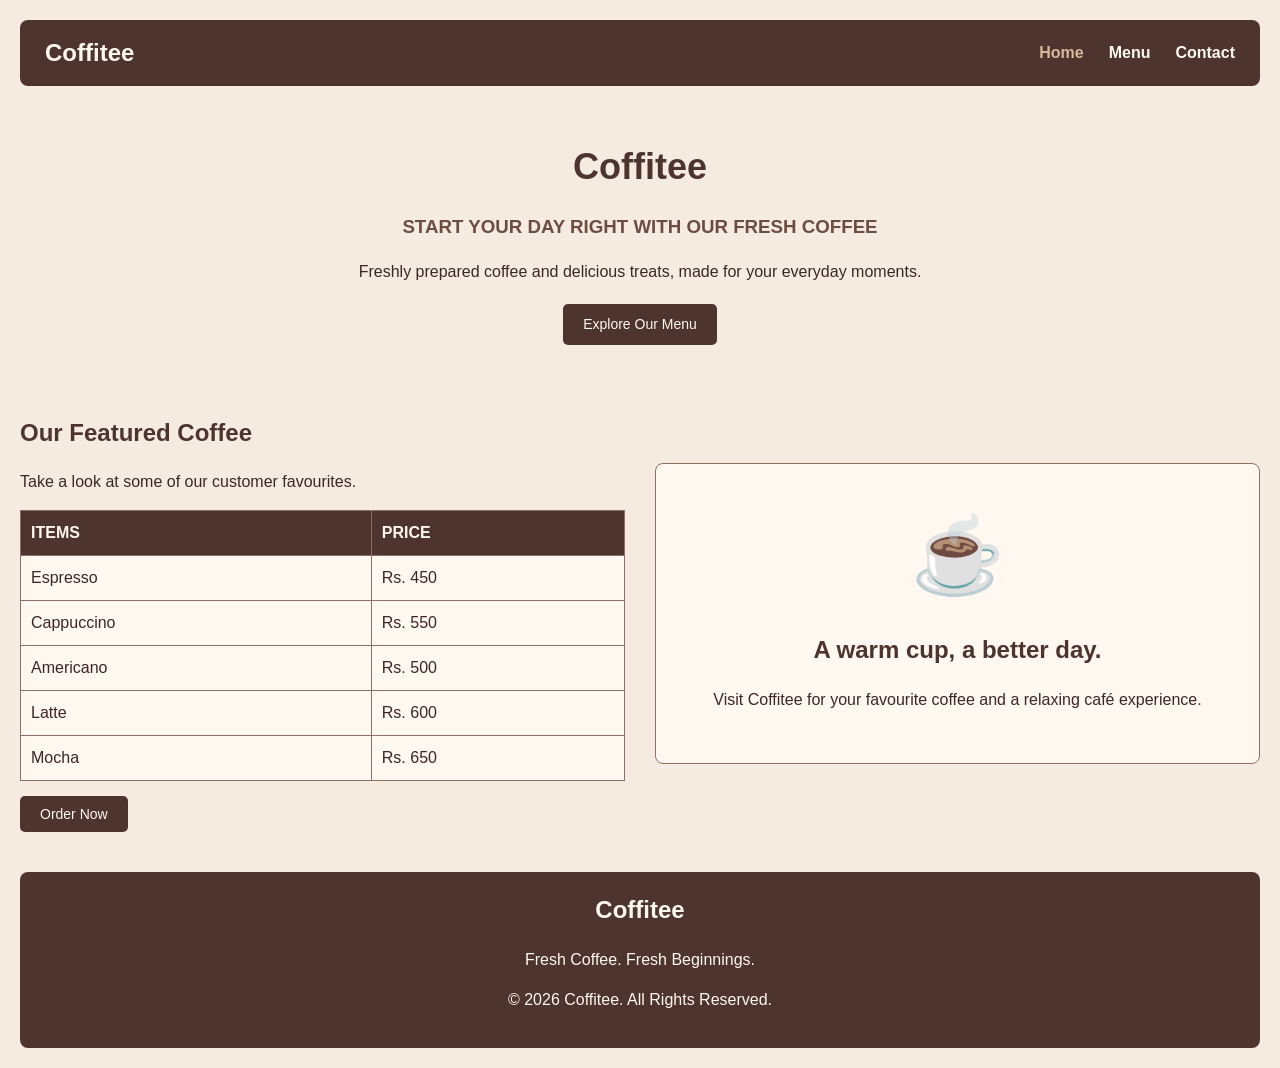
<file: index.html>
<!DOCTYPE html>
<html lang="en">
<head>
    <meta charset="UTF-8">
    <meta name="viewport" content="width=device-width, initial-scale=1.0">
    <title>Home | Coffitee</title>
    <link rel="stylesheet" href="style.css">
</head>
<body>
    <nav class="navbar">
        <h2>Coffitee</h2>
        <div class="nav-links">
            <a href="index.html" class="active">Home</a>
            <a href="menu.html">Menu</a>
            <a href="contact.html">Contact</a>
        </div>
    </nav>

    <header class="hero">
        <h1>Coffitee</h1>
        <h3>START YOUR DAY RIGHT WITH OUR FRESH COFFEE</h3>
        <p>Freshly prepared coffee and delicious treats, made for your everyday moments.</p>
        <a class="button-link" href="menu.html">Explore Our Menu</a>
    </header>

    <main>
        <section class="home-content">
            <div>
                <h2>Our Featured Coffee</h2>
                <p>Take a look at some of our customer favourites.</p>
                <table class="menu-table">
                    <tr><th>ITEMS</th><th>PRICE</th></tr>
                    <tr><td>Espresso</td><td>Rs. 450</td></tr>
                    <tr><td>Cappuccino</td><td>Rs. 550</td></tr>
                    <tr><td>Americano</td><td>Rs. 500</td></tr>
                    <tr><td>Latte</td><td>Rs. 600</td></tr>
                    <tr><td>Mocha</td><td>Rs. 650</td></tr>
                </table>
                <button type="button" onclick="placeOrder('Featured Coffee')">Order Now</button>
            </div>
            <div class="feature-panel">
                <span class="coffee-icon">☕</span>
                <h2>A warm cup, a better day.</h2>
                <p>Visit Coffitee for your favourite coffee and a relaxing café experience.</p>
            </div>
        </section>
    </main>

    <footer class="footer">
        <h2>Coffitee</h2>
        <p>Fresh Coffee. Fresh Beginnings.</p>
        <p>© 2026 Coffitee. All Rights Reserved.</p>
    </footer>

    <script src="script.js"></script>
</body>
</html>
</file>
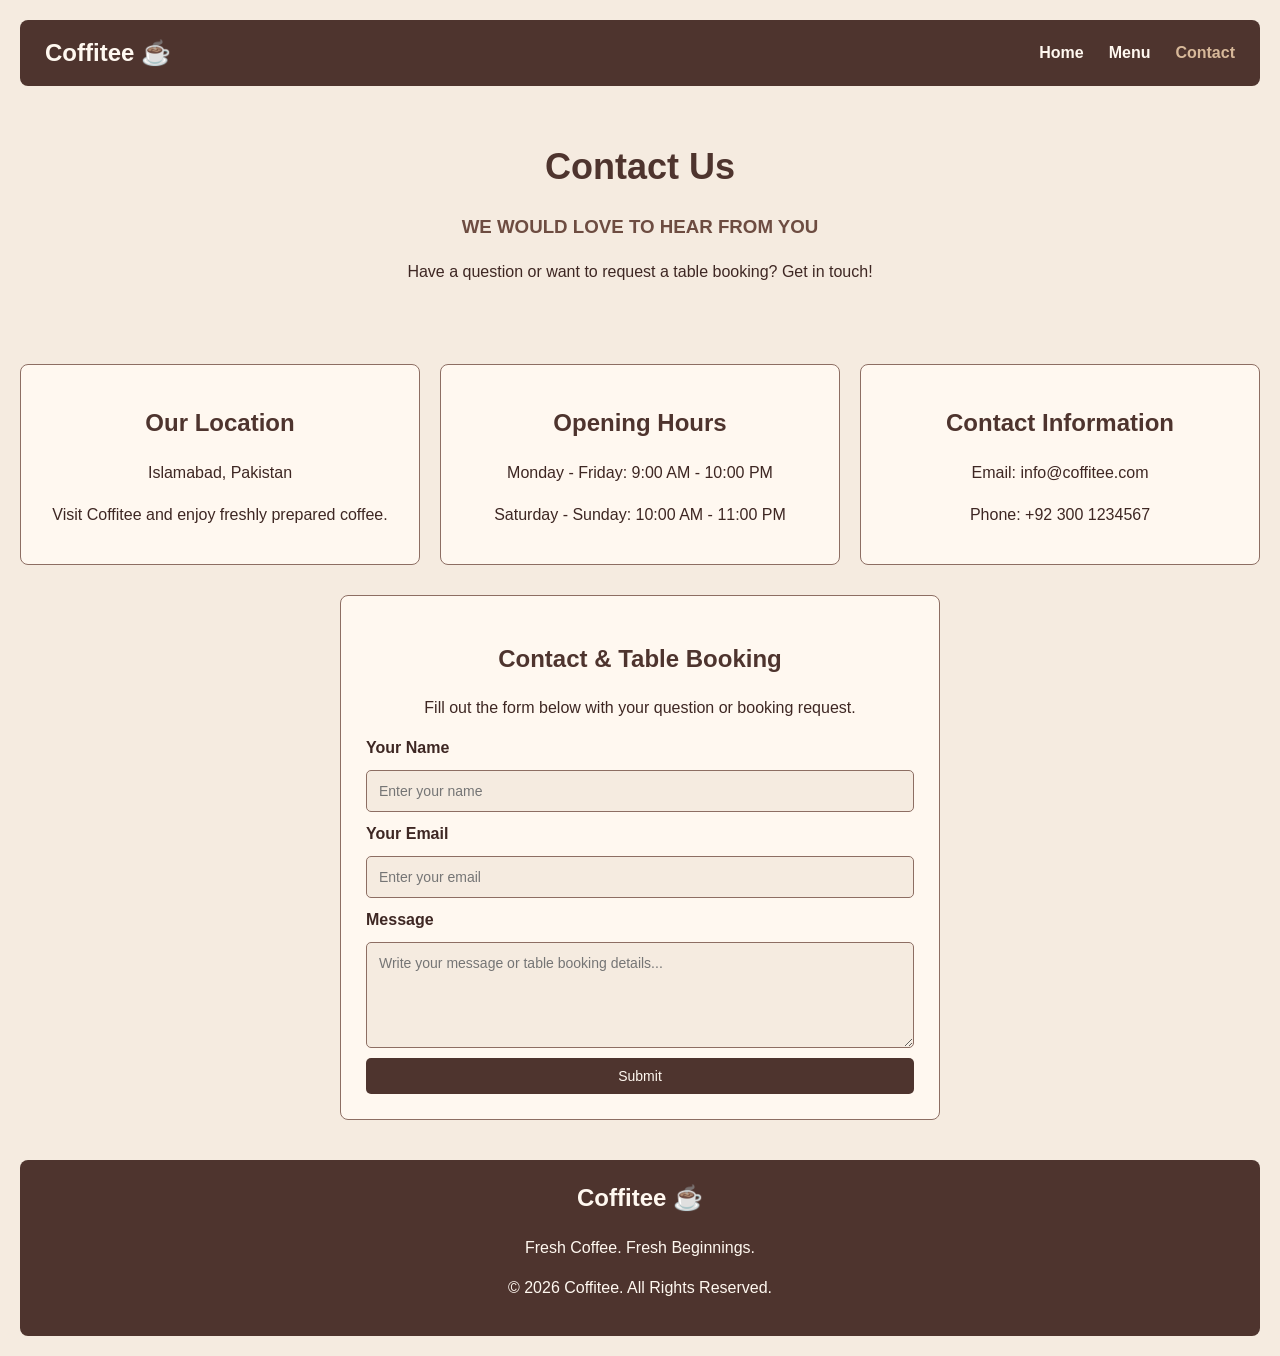
<file: contact.html>
<!DOCTYPE html>
<html lang="en">
<head>
    <meta charset="UTF-8">
    <meta name="viewport" content="width=device-width, initial-scale=1.0">
    <title>Contact | Coffitee</title>
    <link rel="stylesheet" href="style.css">
</head>
<body>
    <nav class="navbar">
        <h2>Coffitee ☕</h2>
        <div class="nav-links">
            <a href="index.html">Home</a>
            <a href="menu.html">Menu</a>
            <a href="contact.html" class="active">Contact</a>
        </div>
    </nav>

    <header class="page-heading">
        <h1>Contact Us</h1>
        <h3>WE WOULD LOVE TO HEAR FROM YOU</h3>
        <p>Have a question or want to request a table booking? Get in touch!</p>
    </header>

    <main>
        <section class="contact-info">
            <article class="info-card">
                <h2>Our Location</h2>
                <p>Islamabad, Pakistan</p>
                <p>Visit Coffitee and enjoy freshly prepared coffee.</p>
            </article>
            <article class="info-card">
                <h2>Opening Hours</h2>
                <p>Monday - Friday: 9:00 AM - 10:00 PM</p>
                <p>Saturday - Sunday: 10:00 AM - 11:00 PM</p>
            </article>
            <article class="info-card">
                <h2>Contact Information</h2>
                <p>Email: info@coffitee.com</p>
                <p>Phone: +92 300 1234567</p>
            </article>
        </section>

        <section class="contact-form-section">
            <h2>Contact & Table Booking</h2>
            <p>Fill out the form below with your question or booking request.</p>
            <form id="contactForm">
                <label for="name">Your Name</label>
                <input type="text" id="name" name="name" placeholder="Enter your name" required>

                <label for="email">Your Email</label>
                <input type="email" id="email" name="email" placeholder="Enter your email" required>

                <label for="message">Message</label>
                <textarea id="message" name="message" rows="5" placeholder="Write your message or table booking details..." required></textarea>

                <button type="submit">Submit</button>
            </form>
        </section>
    </main>

    <footer class="footer">
        <h2>Coffitee ☕</h2>
        <p>Fresh Coffee. Fresh Beginnings.</p>
        <p>© 2026 Coffitee. All Rights Reserved.</p>
    </footer>

    <script src="script.js"></script>
</body>
</html>
</file>
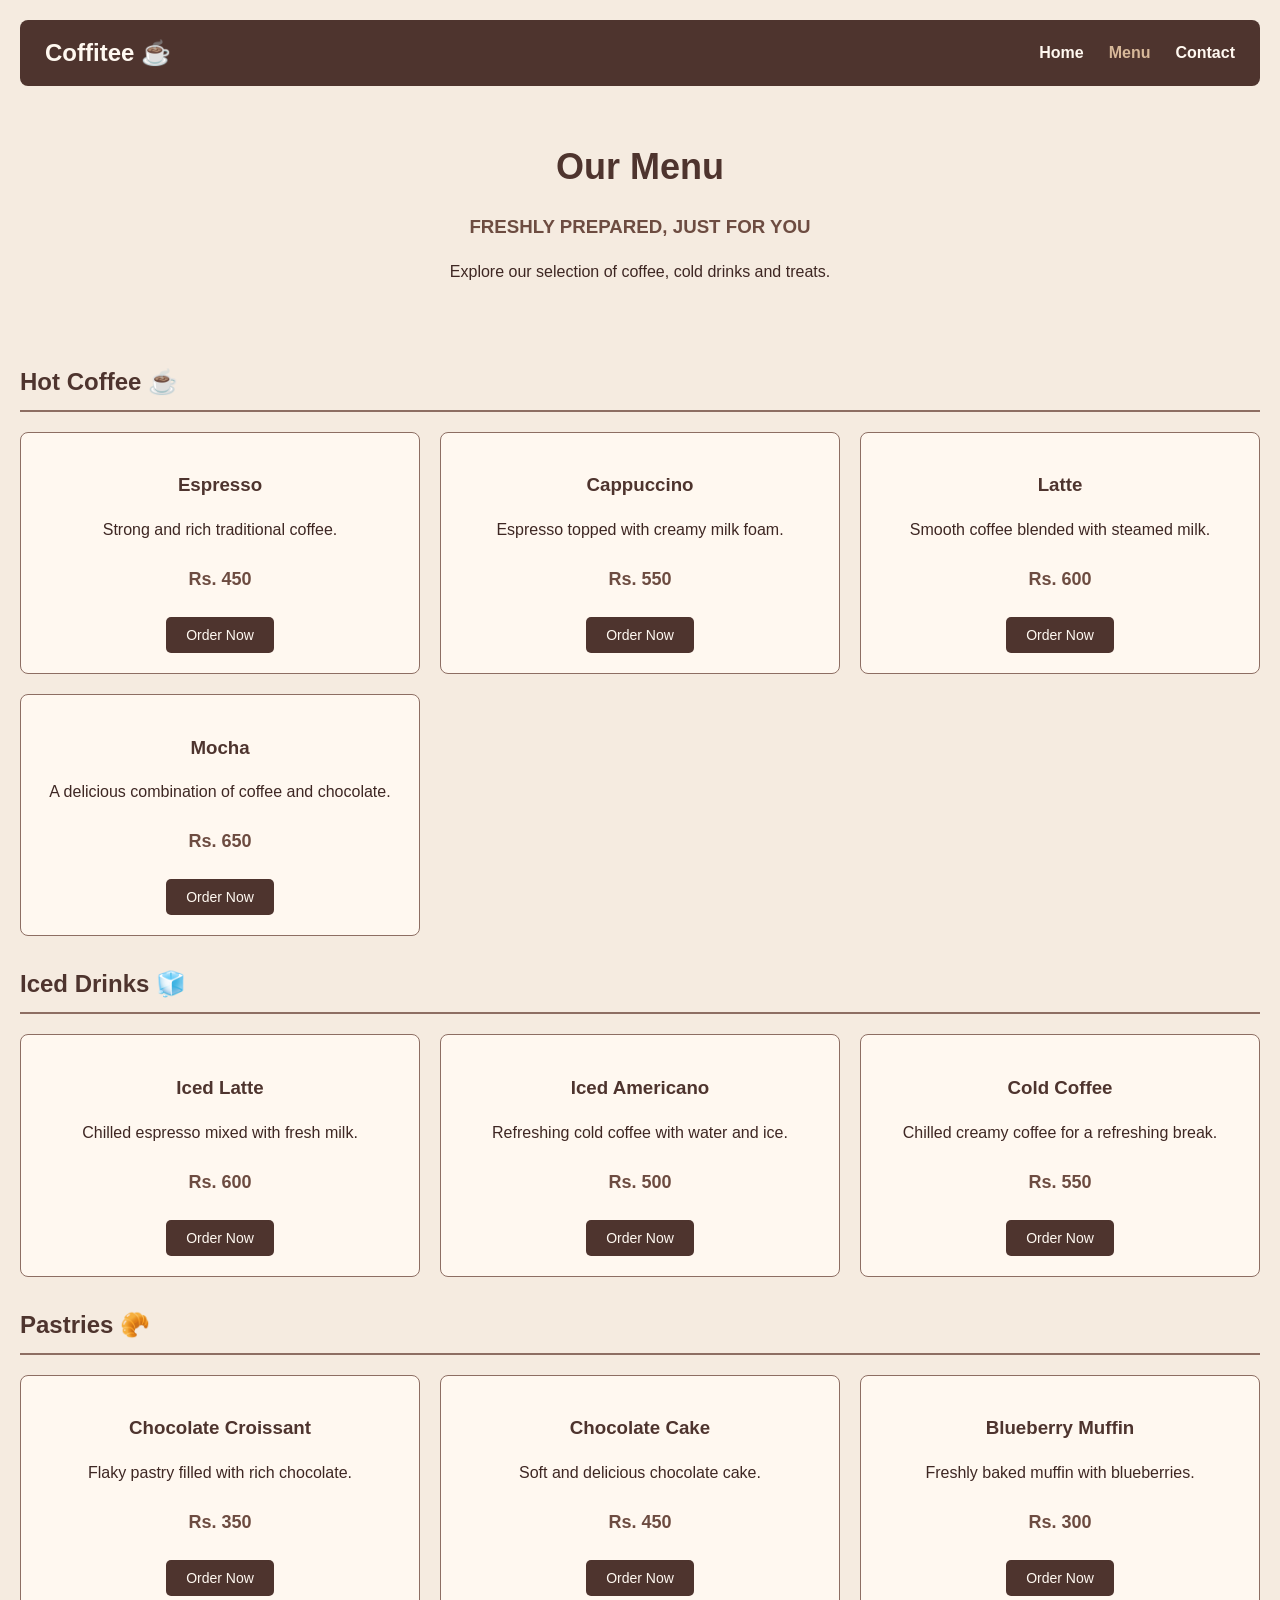
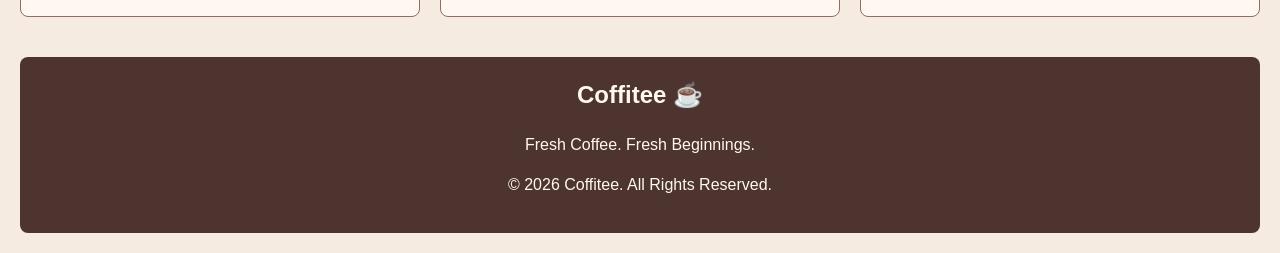
<file: menu.html>
<!DOCTYPE html>
<html lang="en">
<head>
    <meta charset="UTF-8">
    <meta name="viewport" content="width=device-width, initial-scale=1.0">
    <title>Menu | Coffitee</title>
    <link rel="stylesheet" href="style.css">
</head>
<body>
    <nav class="navbar">
        <h2>Coffitee ☕</h2>
        <div class="nav-links">
            <a href="index.html">Home</a>
            <a href="menu.html" class="active">Menu</a>
            <a href="contact.html">Contact</a>
        </div>
    </nav>

    <header class="page-heading">
        <h1>Our Menu</h1>
        <h3>FRESHLY PREPARED, JUST FOR YOU</h3>
        <p>Explore our selection of coffee, cold drinks and treats.</p>
    </header>

    <main>
        <section class="menu-section">
            <h2>Hot Coffee ☕</h2>
            <div class="menu-grid">
                <article class="menu-card"><h3>Espresso</h3><p>Strong and rich traditional coffee.</p><h4>Rs. 450</h4><button onclick="placeOrder('Espresso')">Order Now</button></article>
                <article class="menu-card"><h3>Cappuccino</h3><p>Espresso topped with creamy milk foam.</p><h4>Rs. 550</h4><button onclick="placeOrder('Cappuccino')">Order Now</button></article>
                <article class="menu-card"><h3>Latte</h3><p>Smooth coffee blended with steamed milk.</p><h4>Rs. 600</h4><button onclick="placeOrder('Latte')">Order Now</button></article>
                <article class="menu-card"><h3>Mocha</h3><p>A delicious combination of coffee and chocolate.</p><h4>Rs. 650</h4><button onclick="placeOrder('Mocha')">Order Now</button></article>
            </div>
        </section>

        <section class="menu-section">
            <h2>Iced Drinks 🧊</h2>
            <div class="menu-grid">
                <article class="menu-card"><h3>Iced Latte</h3><p>Chilled espresso mixed with fresh milk.</p><h4>Rs. 600</h4><button onclick="placeOrder('Iced Latte')">Order Now</button></article>
                <article class="menu-card"><h3>Iced Americano</h3><p>Refreshing cold coffee with water and ice.</p><h4>Rs. 500</h4><button onclick="placeOrder('Iced Americano')">Order Now</button></article>
                <article class="menu-card"><h3>Cold Coffee</h3><p>Chilled creamy coffee for a refreshing break.</p><h4>Rs. 550</h4><button onclick="placeOrder('Cold Coffee')">Order Now</button></article>
            </div>
        </section>

        <section class="menu-section">
            <h2>Pastries 🥐</h2>
            <div class="menu-grid">
                <article class="menu-card"><h3>Chocolate Croissant</h3><p>Flaky pastry filled with rich chocolate.</p><h4>Rs. 350</h4><button onclick="placeOrder('Chocolate Croissant')">Order Now</button></article>
                <article class="menu-card"><h3>Chocolate Cake</h3><p>Soft and delicious chocolate cake.</p><h4>Rs. 450</h4><button onclick="placeOrder('Chocolate Cake')">Order Now</button></article>
                <article class="menu-card"><h3>Blueberry Muffin</h3><p>Freshly baked muffin with blueberries.</p><h4>Rs. 300</h4><button onclick="placeOrder('Blueberry Muffin')">Order Now</button></article>
            </div>
        </section>
    </main>

    <footer class="footer">
        <h2>Coffitee ☕</h2>
        <p>Fresh Coffee. Fresh Beginnings.</p>
        <p>© 2026 Coffitee. All Rights Reserved.</p>
    </footer>

    <script src="script.js"></script>
</body>
</html>
</file>
<file: style.css>
/* Coffitee shared stylesheet */
* {
    box-sizing: border-box;
}

body {
    background-color: #F5EBE0;
    color: #3E2723;
    font-family: Arial, sans-serif;
    padding: 20px;
    margin: 0;
    line-height: 1.5;
}

h1, h2 {
    color: #4E342E;
}

h3 {
    color: #6D4C41;
}

/* Shared navigation */
.navbar {
    background-color: #4E342E;
    color: #FFF8F0;
    padding: 15px 25px;
    display: flex;
    justify-content: space-between;
    align-items: center;
    border-radius: 8px;
    gap: 15px;
}

.navbar h2 {
    margin: 0;
    color: #FFF8F0;
}

.nav-links {
    display: flex;
    gap: 25px;
    flex-wrap: wrap;
}

.nav-links a {
    color: #FFF8F0;
    text-decoration: none;
    font-weight: bold;
}

.nav-links a:hover,
.nav-links a.active {
    color: #D7B899;
}

/* Home page */
.hero,
.page-heading {
    text-align: center;
    padding: 30px 10px;
}

.hero h1,
.page-heading h1 {
    font-size: 36px;
    margin-bottom: 8px;
}

.hero p,
.page-heading p {
    max-width: 650px;
    margin: 10px auto 20px;
}

.home-content {
    display: grid;
    grid-template-columns: 1fr 1fr;
    gap: 30px;
    align-items: center;
    margin: 20px 0 35px;
}

.feature-panel {
    background-color: #FFF8F0;
    border: 1px solid #8D6E63;
    border-radius: 8px;
    padding: 35px 20px;
    text-align: center;
}

.coffee-icon {
    font-size: 75px;
}

/* Buttons and button links */
button,
.button-link {
    display: inline-block;
    background-color: #4E342E;
    color: #FFF8F0;
    padding: 10px 20px;
    border: none;
    border-radius: 5px;
    cursor: pointer;
    text-decoration: none;
    font-family: Arial, sans-serif;
    font-size: 14px;
}

button:hover,
.button-link:hover {
    background-color: #6D4C41;
}

/* Home page menu table */
.menu-table {
    width: 100%;
    border: 1px solid #8D6E63;
    border-collapse: collapse;
    margin: 15px 0;
}

.menu-table th,
.menu-table td {
    border: 1px solid #8D6E63;
    padding: 10px;
    text-align: left;
}

.menu-table th {
    background-color: #4E342E;
    color: #FFF8F0;
}

.menu-table td {
    background-color: #FFF8F0;
}

/* Menu page */
.menu-section {
    margin: 30px 0;
}

.menu-section h2 {
    color: #4E342E;
    border-bottom: 2px solid #8D6E63;
    padding-bottom: 10px;
}

.menu-grid {
    display: grid;
    grid-template-columns: repeat(3, minmax(0, 1fr));
    gap: 20px;
}

.menu-card,
.info-card {
    background-color: #FFF8F0;
    border: 1px solid #8D6E63;
    border-radius: 8px;
    padding: 20px;
    text-align: center;
}

.menu-card h3,
.info-card h2 {
    color: #4E342E;
}

.menu-card h4 {
    color: #6D4C41;
    font-size: 18px;
}

/* Contact page */
.contact-info {
    display: grid;
    grid-template-columns: repeat(3, minmax(0, 1fr));
    gap: 20px;
    margin: 30px 0;
}

.info-card p {
    line-height: 1.6;
}

.contact-form-section {
    background-color: #FFF8F0;
    border: 1px solid #8D6E63;
    border-radius: 8px;
    padding: 25px;
    max-width: 600px;
    margin: 30px auto;
}

.contact-form-section h2,
.contact-form-section > p {
    text-align: center;
}

.contact-form-section form {
    display: flex;
    flex-direction: column;
    gap: 10px;
}

.contact-form-section label {
    color: #3E2723;
    font-weight: bold;
}

.contact-form-section input,
.contact-form-section textarea {
    width: 100%;
    padding: 12px;
    border: 1px solid #8D6E63;
    border-radius: 5px;
    background-color: #F5EBE0;
    color: #3E2723;
    font-family: Arial, sans-serif;
    font-size: 14px;
}

.contact-form-section textarea {
    resize: vertical;
}

/* Shared footer */
.footer {
    background-color: #4E342E;
    color: #FFF8F0;
    text-align: center;
    padding: 20px;
    margin-top: 40px;
    border-radius: 8px;
}

.footer h2 {
    color: #FFF8F0;
    margin-top: 0;
}

/* Responsive layout */
@media (max-width: 700px) {
    body {
        padding: 12px;
    }

    .navbar {
        flex-direction: column;
    }

    .nav-links {
        justify-content: center;
        gap: 18px;
    }

    .menu-grid,
    .contact-info,
    .home-content {
        grid-template-columns: 1fr;
    }

    .hero h1,
    .page-heading h1 {
        font-size: 30px;
    }
}
</file>
